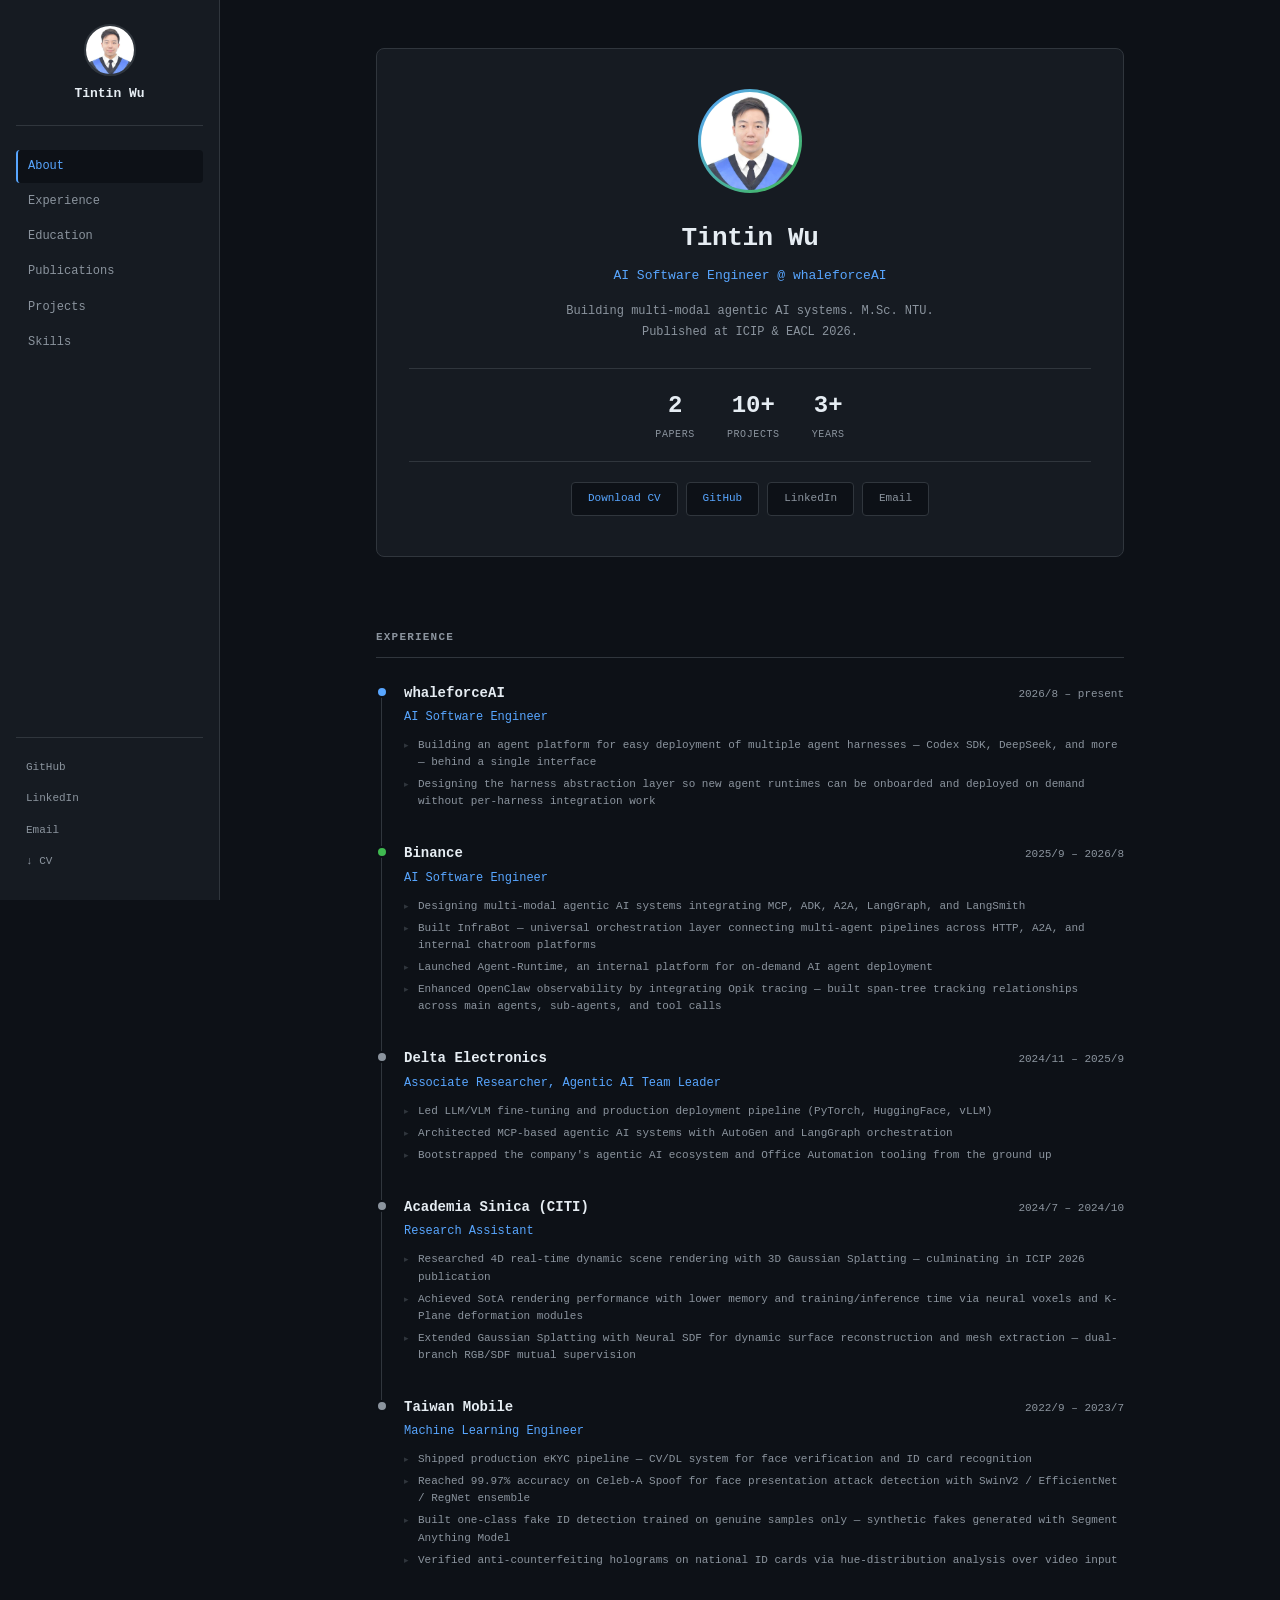
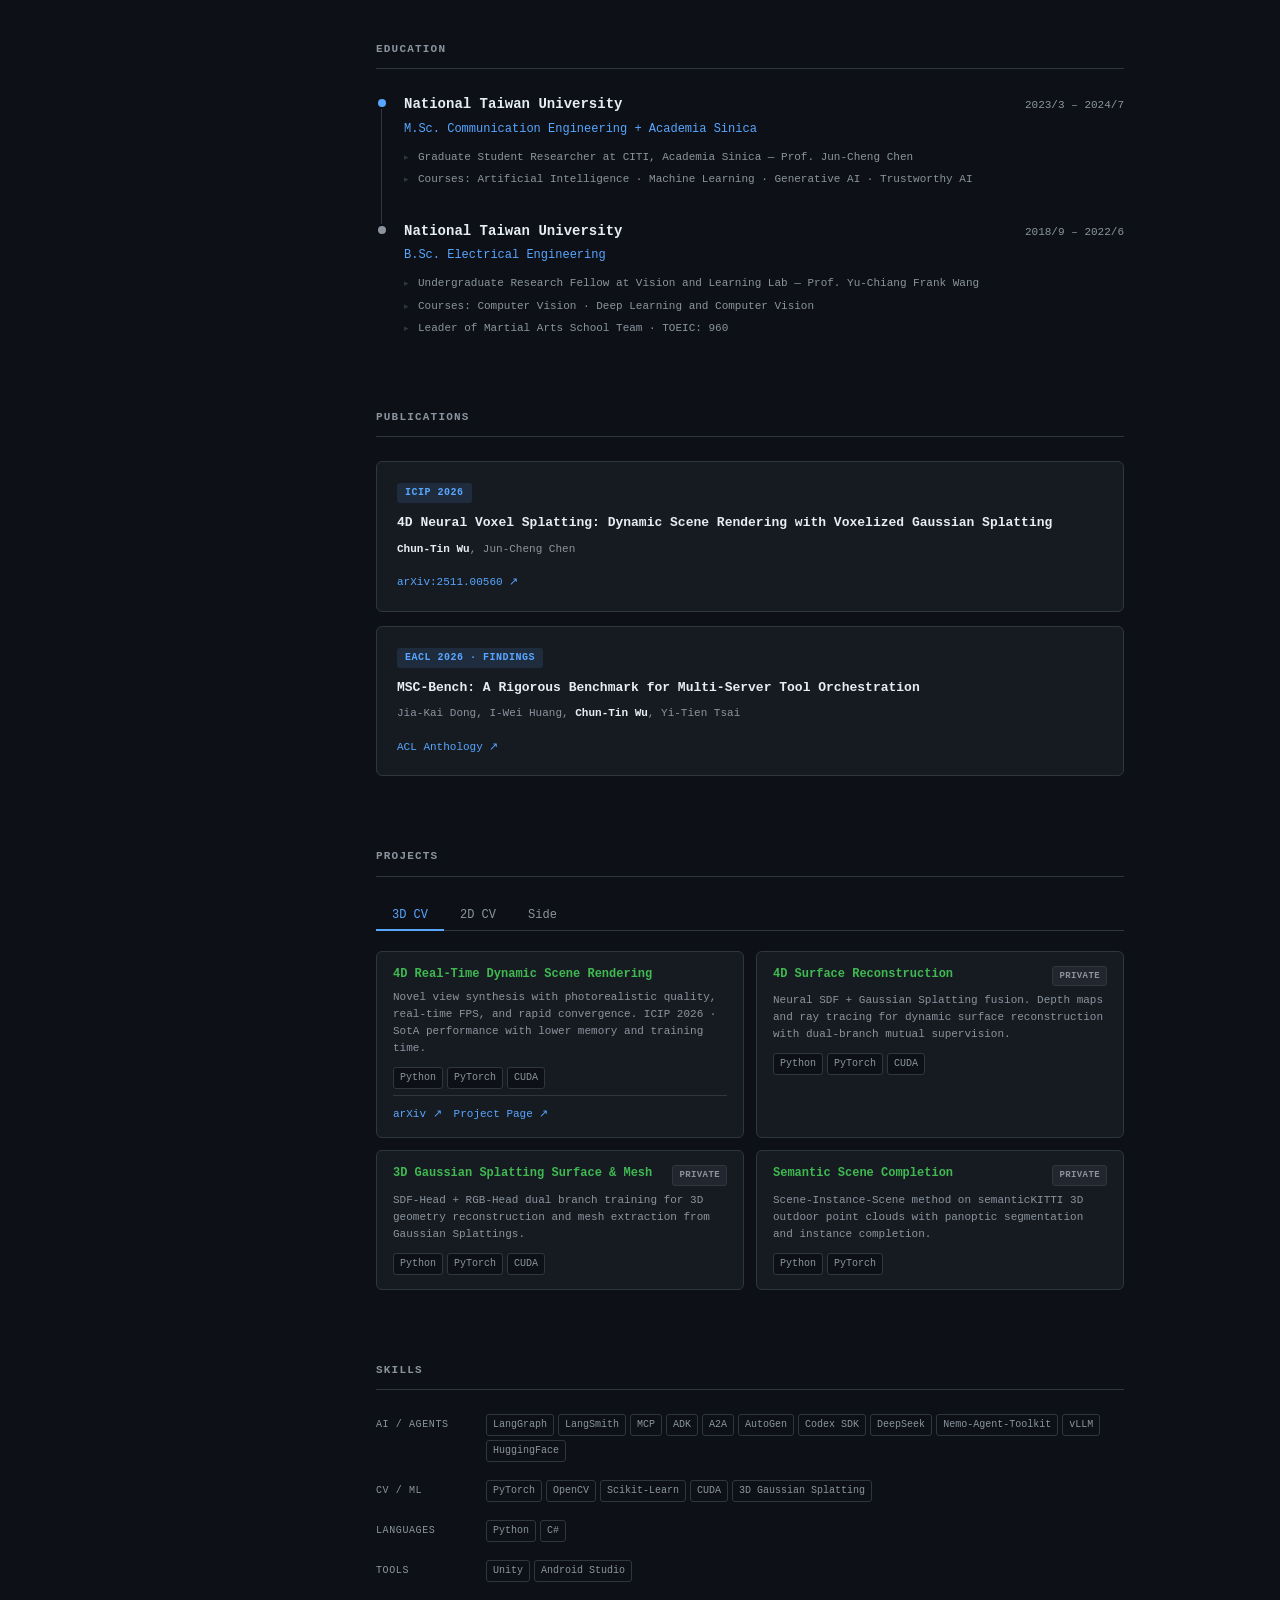
<file: index.html>
<!DOCTYPE html>
<html lang="en">
<head>
  <meta charset="UTF-8">
  <meta name="viewport" content="width=device-width, initial-scale=1.0">
  <title>Tintin Wu — AI Engineer &amp; Researcher</title>
  <link rel="stylesheet" href="style.css">
</head>
<body>

  <button class="hamburger" id="hamburger" aria-label="Toggle navigation">&#9776;</button>

  <nav class="sidebar" id="sidebar">
    <div class="sidebar-top">
      <img src="assets/photo.jpg" alt="Tintin Wu" class="sidebar-photo">
      <span class="sidebar-name">Tintin Wu</span>
    </div>
    <ul class="sidebar-nav">
      <li><a href="#about"        class="nav-link">About</a></li>
      <li><a href="#experience"   class="nav-link">Experience</a></li>
      <li><a href="#education"    class="nav-link">Education</a></li>
      <li><a href="#publications" class="nav-link">Publications</a></li>
      <li><a href="#projects"     class="nav-link">Projects</a></li>
      <li><a href="#skills"       class="nav-link">Skills</a></li>
    </ul>
    <div class="sidebar-links">
      <a href="https://github.com/Tintin-Wu" target="_blank" rel="noopener" class="icon-link">GitHub</a>
      <a href="https://www.linkedin.com/in/tintin-wu-431780167" target="_blank" rel="noopener" class="icon-link">LinkedIn</a>
      <a href="mailto:tintinwu1999@gmail.com" class="icon-link">Email</a>
      <a href="assets/tintin-cv.pdf" download="Tintin-Wu-CV.pdf" aria-label="Download CV" class="icon-link">↓ CV</a>
    </div>
  </nav>

  <main class="content">

    <!-- ── About ── -->
    <section id="about" class="section">
      <div class="hero-card">
        <div class="hero-avatar-ring">
          <img src="assets/photo.jpg" alt="Tintin Wu" class="hero-photo">
        </div>
        <h1 class="hero-name">Tintin Wu</h1>
        <p class="hero-title">AI Software Engineer @ whaleforceAI</p>
        <p class="hero-bio">
          Building multi-modal agentic AI systems. M.Sc. NTU.<br>
          Published at ICIP &amp; EACL 2026.
        </p>
        <div class="hero-stats">
          <div class="stat"><span class="stat-value">2</span><span class="stat-label">Papers</span></div>
          <div class="stat"><span class="stat-value">10+</span><span class="stat-label">Projects</span></div>
          <div class="stat"><span class="stat-value">3+</span><span class="stat-label">Years</span></div>
        </div>
        <div class="hero-links">
          <a href="assets/tintin-cv.pdf" download="Tintin-Wu-CV.pdf" class="hero-btn">Download CV</a>
          <a href="https://github.com/Tintin-Wu" target="_blank" rel="noopener" class="hero-btn">GitHub</a>
          <a href="https://www.linkedin.com/in/tintin-wu-431780167" target="_blank" rel="noopener" class="hero-btn secondary">LinkedIn</a>
          <a href="mailto:tintinwu1999@gmail.com" class="hero-btn secondary">Email</a>
        </div>
      </div>
    </section>

    <!-- ── Experience ── -->
    <section id="experience" class="section">
      <h2 class="section-title">Experience</h2>
      <div class="timeline">

        <div class="timeline-item">
          <div class="timeline-dot blue"></div>
          <div class="timeline-content">
            <div class="timeline-header">
              <span class="timeline-company">whaleforceAI</span>
              <span class="timeline-period">2026/8 – present</span>
            </div>
            <div class="timeline-role">AI Software Engineer</div>
            <ul class="timeline-bullets">
              <li>Building an agent platform for easy deployment of multiple agent harnesses — Codex SDK, DeepSeek, and more — behind a single interface</li>
              <li>Designing the harness abstraction layer so new agent runtimes can be onboarded and deployed on demand without per-harness integration work</li>
            </ul>
          </div>
        </div>

        <div class="timeline-item">
          <div class="timeline-dot green"></div>
          <div class="timeline-content">
            <div class="timeline-header">
              <span class="timeline-company">Binance</span>
              <span class="timeline-period">2025/9 – 2026/8</span>
            </div>
            <div class="timeline-role">AI Software Engineer</div>
            <ul class="timeline-bullets">
              <li>Designing multi-modal agentic AI systems integrating MCP, ADK, A2A, LangGraph, and LangSmith</li>
              <li>Built InfraBot — universal orchestration layer connecting multi-agent pipelines across HTTP, A2A, and internal chatroom platforms</li>
              <li>Launched Agent-Runtime, an internal platform for on-demand AI agent deployment</li>
              <li>Enhanced OpenClaw observability by integrating Opik tracing — built span-tree tracking relationships across main agents, sub-agents, and tool calls</li>
            </ul>
          </div>
        </div>

        <div class="timeline-item">
          <div class="timeline-dot gray"></div>
          <div class="timeline-content">
            <div class="timeline-header">
              <span class="timeline-company">Delta Electronics</span>
              <span class="timeline-period">2024/11 – 2025/9</span>
            </div>
            <div class="timeline-role">Associate Researcher, Agentic AI Team Leader</div>
            <ul class="timeline-bullets">
              <li>Led LLM/VLM fine-tuning and production deployment pipeline (PyTorch, HuggingFace, vLLM)</li>
              <li>Architected MCP-based agentic AI systems with AutoGen and LangGraph orchestration</li>
              <li>Bootstrapped the company's agentic AI ecosystem and Office Automation tooling from the ground up</li>
            </ul>
          </div>
        </div>

        <div class="timeline-item">
          <div class="timeline-dot gray"></div>
          <div class="timeline-content">
            <div class="timeline-header">
              <span class="timeline-company">Academia Sinica (CITI)</span>
              <span class="timeline-period">2024/7 – 2024/10</span>
            </div>
            <div class="timeline-role">Research Assistant</div>
            <ul class="timeline-bullets">
              <li>Researched 4D real-time dynamic scene rendering with 3D Gaussian Splatting — culminating in ICIP 2026 publication</li>
              <li>Achieved SotA rendering performance with lower memory and training/inference time via neural voxels and K-Plane deformation modules</li>
              <li>Extended Gaussian Splatting with Neural SDF for dynamic surface reconstruction and mesh extraction — dual-branch RGB/SDF mutual supervision</li>
            </ul>
          </div>
        </div>

        <div class="timeline-item last">
          <div class="timeline-dot gray"></div>
          <div class="timeline-content">
            <div class="timeline-header">
              <span class="timeline-company">Taiwan Mobile</span>
              <span class="timeline-period">2022/9 – 2023/7</span>
            </div>
            <div class="timeline-role">Machine Learning Engineer</div>
            <ul class="timeline-bullets">
              <li>Shipped production eKYC pipeline — CV/DL system for face verification and ID card recognition</li>
              <li>Reached 99.97% accuracy on Celeb-A Spoof for face presentation attack detection with SwinV2 / EfficientNet / RegNet ensemble</li>
              <li>Built one-class fake ID detection trained on genuine samples only — synthetic fakes generated with Segment Anything Model</li>
              <li>Verified anti-counterfeiting holograms on national ID cards via hue-distribution analysis over video input</li>
            </ul>
          </div>
        </div>

      </div>
    </section>

    <!-- ── Education ── -->
    <section id="education" class="section">
      <h2 class="section-title">Education</h2>
      <div class="timeline">

        <div class="timeline-item">
          <div class="timeline-dot blue"></div>
          <div class="timeline-content">
            <div class="timeline-header">
              <span class="timeline-company">National Taiwan University</span>
              <span class="timeline-period">2023/3 – 2024/7</span>
            </div>
            <div class="timeline-role">M.Sc. Communication Engineering + Academia Sinica</div>
            <ul class="timeline-bullets">
              <li>Graduate Student Researcher at CITI, Academia Sinica — Prof. Jun-Cheng Chen</li>
              <li>Courses: Artificial Intelligence · Machine Learning · Generative AI · Trustworthy AI</li>
            </ul>
          </div>
        </div>

        <div class="timeline-item last">
          <div class="timeline-dot gray"></div>
          <div class="timeline-content">
            <div class="timeline-header">
              <span class="timeline-company">National Taiwan University</span>
              <span class="timeline-period">2018/9 – 2022/6</span>
            </div>
            <div class="timeline-role">B.Sc. Electrical Engineering</div>
            <ul class="timeline-bullets">
              <li>Undergraduate Research Fellow at Vision and Learning Lab — Prof. Yu-Chiang Frank Wang</li>
              <li>Courses: Computer Vision · Deep Learning and Computer Vision</li>
              <li>Leader of Martial Arts School Team · TOEIC: 960</li>
            </ul>
          </div>
        </div>

      </div>
    </section>

    <!-- ── Publications ── -->
    <section id="publications" class="section">
      <h2 class="section-title">Publications</h2>
      <div class="pub-list">

        <div class="pub-card">
          <span class="pub-venue">ICIP 2026</span>
          <h3 class="pub-title">4D Neural Voxel Splatting: Dynamic Scene Rendering with Voxelized Gaussian Splatting</h3>
          <p class="pub-authors"><strong>Chun-Tin Wu</strong>, Jun-Cheng Chen</p>
          <a href="https://arxiv.org/abs/2511.00560" target="_blank" rel="noopener" class="pub-link">arXiv:2511.00560 ↗</a>
        </div>

        <div class="pub-card">
          <span class="pub-venue">EACL 2026 · Findings</span>
          <h3 class="pub-title">MSC-Bench: A Rigorous Benchmark for Multi-Server Tool Orchestration</h3>
          <p class="pub-authors">Jia-Kai Dong, I-Wei Huang, <strong>Chun-Tin Wu</strong>, Yi-Tien Tsai</p>
          <a href="https://aclanthology.org/2026.findings-eacl.75/" target="_blank" rel="noopener" class="pub-link">ACL Anthology ↗</a>
        </div>

      </div>
    </section>

    <!-- ── Projects ── -->
    <section id="projects" class="section">
      <h2 class="section-title">Projects</h2>
      <div class="tab-bar">
        <button class="tab active" data-tab="3dcv">3D CV</button>
        <button class="tab" data-tab="2dcv">2D CV</button>
        <button class="tab" data-tab="side">Side</button>
      </div>
      <div class="projects-grid">

        <div class="project-card" data-category="3dcv">
          <h3 class="project-title">4D Real-Time Dynamic Scene Rendering</h3>
          <p class="project-desc">Novel view synthesis with photorealistic quality, real-time FPS, and rapid convergence. ICIP 2026 · SotA performance with lower memory and training time.</p>
          <div class="project-tags">
            <span class="tag">Python</span><span class="tag">PyTorch</span><span class="tag">CUDA</span>
          </div>
          <div class="project-links">
            <a href="https://arxiv.org/abs/2511.00560" target="_blank" rel="noopener" class="project-link">arXiv ↗</a>
            <a href="https://tintin-wu.github.io/4d-neural-voxel-splatting/" target="_blank" rel="noopener" class="project-link">Project Page ↗</a>
          </div>
        </div>

        <div class="project-card" data-category="3dcv">
          <div class="project-title-row">
            <h3 class="project-title">4D Surface Reconstruction</h3>
            <span class="project-private-badge">PRIVATE</span>
          </div>
          <p class="project-desc">Neural SDF + Gaussian Splatting fusion. Depth maps and ray tracing for dynamic surface reconstruction with dual-branch mutual supervision.</p>
          <div class="project-tags">
            <span class="tag">Python</span><span class="tag">PyTorch</span><span class="tag">CUDA</span>
          </div>
        </div>

        <div class="project-card" data-category="3dcv">
          <div class="project-title-row">
            <h3 class="project-title">3D Gaussian Splatting Surface &amp; Mesh</h3>
            <span class="project-private-badge">PRIVATE</span>
          </div>
          <p class="project-desc">SDF-Head + RGB-Head dual branch training for 3D geometry reconstruction and mesh extraction from Gaussian Splattings.</p>
          <div class="project-tags">
            <span class="tag">Python</span><span class="tag">PyTorch</span><span class="tag">CUDA</span>
          </div>
        </div>

        <div class="project-card" data-category="3dcv">
          <div class="project-title-row">
            <h3 class="project-title">Semantic Scene Completion</h3>
            <span class="project-private-badge">PRIVATE</span>
          </div>
          <p class="project-desc">Scene-Instance-Scene method on semanticKITTI 3D outdoor point clouds with panoptic segmentation and instance completion.</p>
          <div class="project-tags">
            <span class="tag">Python</span><span class="tag">PyTorch</span>
          </div>
        </div>

        <div class="project-card hidden" data-category="2dcv">
          <div class="project-title-row">
            <h3 class="project-title">Face Presentation Attack Detection</h3>
            <span class="project-private-badge">PRIVATE</span>
          </div>
          <p class="project-desc">SwinV2-s + EfficientNet-s + RegNet ensemble with multi-head classifier. 99.97% accuracy on Celeb-A Spoof dataset.</p>
          <div class="project-tags">
            <span class="tag">Python</span><span class="tag">PyTorch</span><span class="tag">OpenCV</span>
          </div>
        </div>

        <div class="project-card hidden" data-category="2dcv">
          <div class="project-title-row">
            <h3 class="project-title">One Class Fake ID Detection</h3>
            <span class="project-private-badge">PRIVATE</span>
          </div>
          <p class="project-desc">Fake ID detection trained only on real IDs. Uses Segment Anything Model for synthetic fake generation.</p>
          <div class="project-tags">
            <span class="tag">Python</span><span class="tag">PyTorch</span><span class="tag">HuggingFace</span>
          </div>
        </div>

        <div class="project-card hidden" data-category="2dcv">
          <div class="project-title-row">
            <h3 class="project-title">Anti-Counterfeiting Label Detection</h3>
            <span class="project-private-badge">PRIVATE</span>
          </div>
          <p class="project-desc">Hologram detection on National ID Cards via Hue distribution analysis from video input.</p>
          <div class="project-tags">
            <span class="tag">Python</span><span class="tag">OpenCV</span>
          </div>
        </div>

        <div class="project-card hidden" data-category="2dcv">
          <div class="project-title-row">
            <h3 class="project-title">Light Weight Face Detection</h3>
            <span class="project-private-badge">PRIVATE</span>
          </div>
          <p class="project-desc">Inverted Residual + FPN + SSH + DCN architecture. Precision 80.82, NME 6.25, model size under 5MB.</p>
          <div class="project-tags">
            <span class="tag">Python</span><span class="tag">PyTorch</span>
          </div>
        </div>

        <div class="project-card hidden" data-category="2dcv">
          <div class="project-title-row">
            <h3 class="project-title">Face Anti-Spoofing</h3>
            <span class="project-private-badge">PRIVATE</span>
          </div>
          <p class="project-desc">MobileNetV2 + Bidirectional LSTM on 11-frame sequences. 99.3% accuracy on Oulu-NPU and SiW datasets.</p>
          <div class="project-tags">
            <span class="tag">Python</span><span class="tag">PyTorch</span>
          </div>
        </div>

        <div class="project-card hidden" data-category="side">
          <div class="project-title-row">
            <h3 class="project-title">Peng-Hu VR Project</h3>
            <span class="project-private-badge">PRIVATE</span>
          </div>
          <p class="project-desc">VR first-person shooter set in Peng-Hu. Google Cardboard, 15-min game with custom 3D island and lava models.</p>
          <div class="project-tags">
            <span class="tag">Unity</span><span class="tag">C#</span><span class="tag">Android Studio</span>
          </div>
        </div>

      </div>
    </section>

    <!-- ── Skills ── -->
    <section id="skills" class="section">
      <h2 class="section-title">Skills</h2>
      <div class="skills-groups">

        <div class="skill-group">
          <span class="skill-label">AI / Agents</span>
          <div class="skill-tags">
            <span class="tag">LangGraph</span><span class="tag">LangSmith</span><span class="tag">MCP</span>
            <span class="tag">ADK</span><span class="tag">A2A</span><span class="tag">AutoGen</span>
            <span class="tag">Codex SDK</span><span class="tag">DeepSeek</span>
            <span class="tag">Nemo-Agent-Toolkit</span><span class="tag">vLLM</span><span class="tag">HuggingFace</span>
          </div>
        </div>

        <div class="skill-group">
          <span class="skill-label">CV / ML</span>
          <div class="skill-tags">
            <span class="tag">PyTorch</span><span class="tag">OpenCV</span><span class="tag">Scikit-Learn</span>
            <span class="tag">CUDA</span><span class="tag">3D Gaussian Splatting</span>
          </div>
        </div>

        <div class="skill-group">
          <span class="skill-label">Languages</span>
          <div class="skill-tags">
            <span class="tag">Python</span><span class="tag">C#</span>
          </div>
        </div>

        <div class="skill-group">
          <span class="skill-label">Tools</span>
          <div class="skill-tags">
            <span class="tag">Unity</span><span class="tag">Android Studio</span>
          </div>
        </div>

      </div>
    </section>

  </main>

  <script src="script.js"></script>
</body>
</html>
</file>
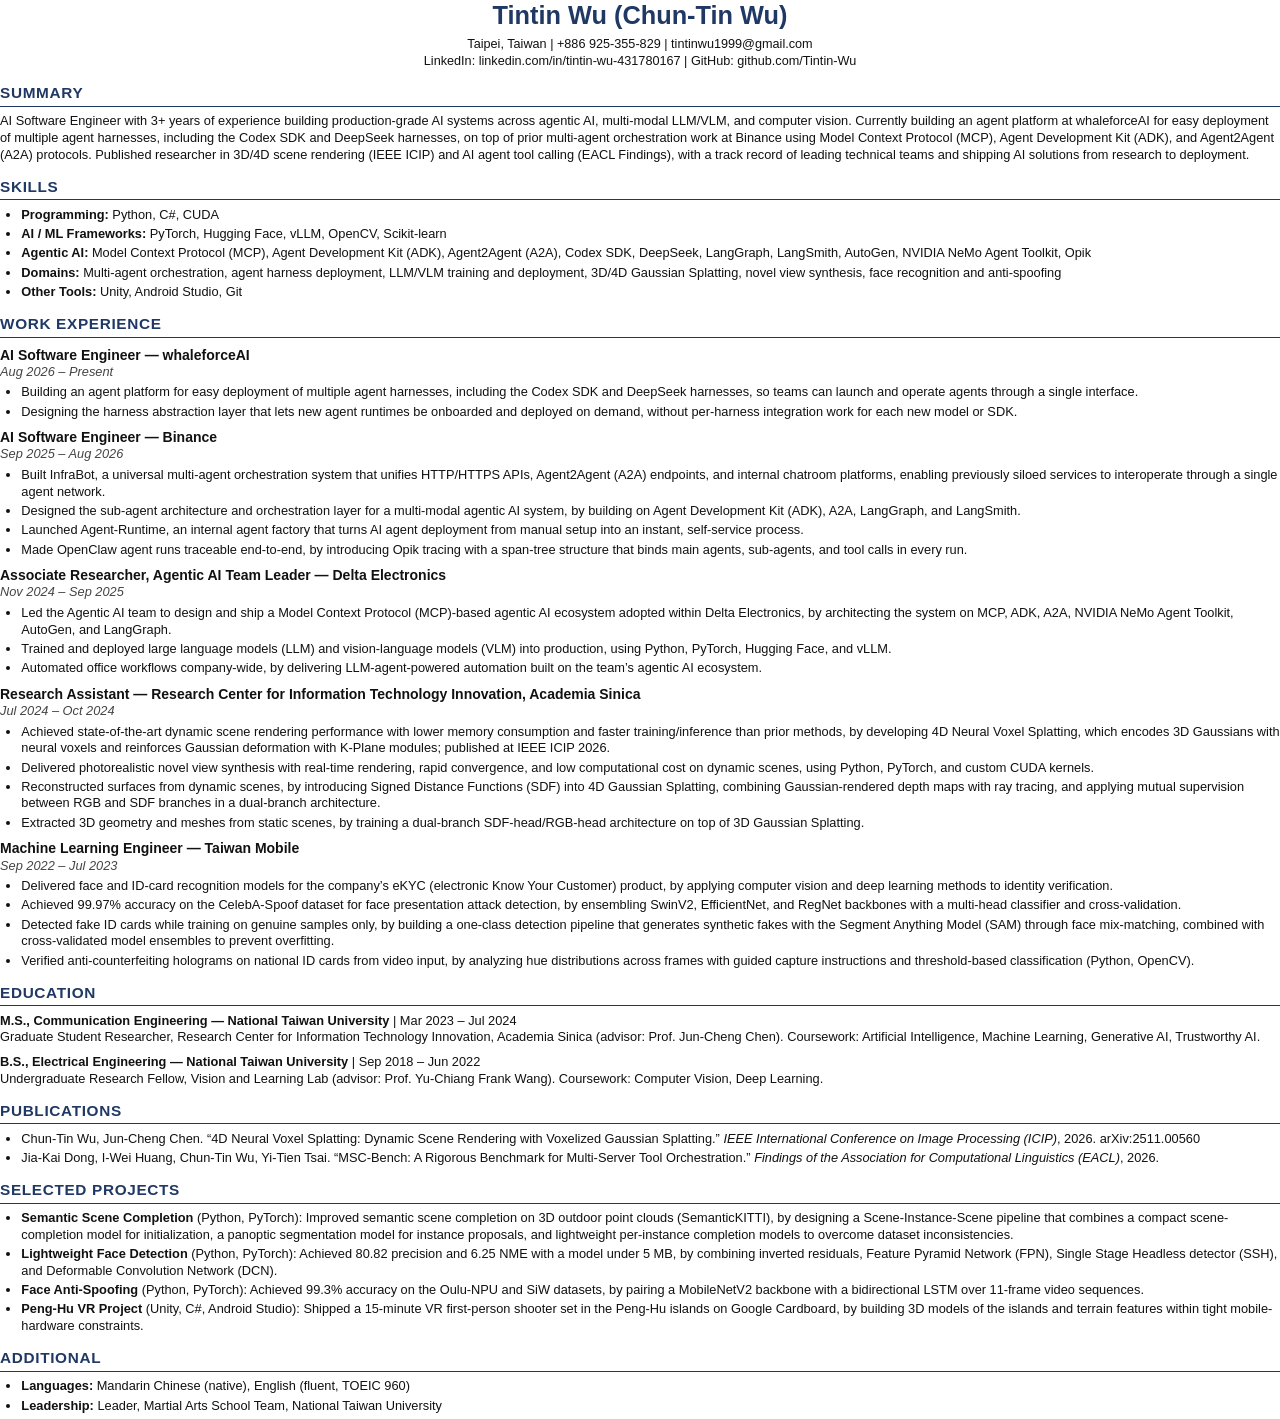
<file: docs/resume/resume.html>
<!DOCTYPE html>
<html lang="en">
<head>
<meta charset="UTF-8">
<title>Tintin Wu Resume</title>
<style>
  @page { size: A4; margin: 40pt 42pt 40pt 42pt; }
  * { box-sizing: border-box; }
  html, body { margin: 0; padding: 0; }
  body {
    font-family: "Helvetica Neue", Helvetica, Arial, "Liberation Sans", sans-serif;
    font-size: 9.6pt; line-height: 1.3; color: #111;
    -webkit-print-color-adjust: exact; print-color-adjust: exact;
  }
  .header { text-align: center; margin-bottom: 4pt; }
  .name { font-size: 19pt; font-weight: 700; color: #1F3864; margin: 0 0 4pt; line-height: 1.2; }
  .contact { font-size: 9.5pt; margin: 0; line-height: 1.35; }
  h2 {
    font-size: 11.5pt; font-weight: 700; color: #1F3864; letter-spacing: 0.5pt;
    text-transform: uppercase; margin: 10pt 0 5pt; padding-bottom: 2pt;
    border-bottom: 1px solid #1F3864; break-after: avoid;
  }
  p { margin: 0 0 4pt; }
  ul { margin: 0 0 4pt; padding-left: 16pt; }
  li { margin: 0 0 2pt; padding-left: 0; }
  .job { margin-top: 6pt; }
  .job:first-of-type { margin-top: 0; }
  .job-title { font-size: 10.5pt; font-weight: 700; margin: 0; break-after: avoid; }
  .job-dates { font-style: italic; color: #444; margin: 0 0 3pt; break-after: avoid; }
  .edu { margin-bottom: 6pt; }
  .edu p { margin: 0; }
  b { font-weight: 700; }
  i { font-style: italic; }
</style>
</head>
<body>

<div class="header">
  <p class="name">Tintin Wu (Chun-Tin Wu)</p>
  <p class="contact">Taipei, Taiwan | +886 925-355-829 | tintinwu1999@gmail.com</p>
  <p class="contact">LinkedIn: linkedin.com/in/tintin-wu-431780167 | GitHub: github.com/Tintin-Wu</p>
</div>

<h2>Summary</h2>
<p>AI Software Engineer with 3+ years of experience building production-grade AI systems across agentic AI, multi-modal LLM/VLM, and computer vision. Currently building an agent platform at whaleforceAI for easy deployment of multiple agent harnesses, including the Codex SDK and DeepSeek harnesses, on top of prior multi-agent orchestration work at Binance using Model Context Protocol (MCP), Agent Development Kit (ADK), and Agent2Agent (A2A) protocols. Published researcher in 3D/4D scene rendering (IEEE ICIP) and AI agent tool calling (EACL Findings), with a track record of leading technical teams and shipping AI solutions from research to deployment.</p>

<h2>Skills</h2>
<ul>
  <li><b>Programming:</b> Python, C#, CUDA</li>
  <li><b>AI / ML Frameworks:</b> PyTorch, Hugging Face, vLLM, OpenCV, Scikit-learn</li>
  <li><b>Agentic AI:</b> Model Context Protocol (MCP), Agent Development Kit (ADK), Agent2Agent (A2A), Codex SDK, DeepSeek, LangGraph, LangSmith, AutoGen, NVIDIA NeMo Agent Toolkit, Opik</li>
  <li><b>Domains:</b> Multi-agent orchestration, agent harness deployment, LLM/VLM training and deployment, 3D/4D Gaussian Splatting, novel view synthesis, face recognition and anti-spoofing</li>
  <li><b>Other Tools:</b> Unity, Android Studio, Git</li>
</ul>

<h2>Work Experience</h2>

<div class="job">
  <p class="job-title">AI Software Engineer &mdash; whaleforceAI</p>
  <p class="job-dates">Aug 2026 &ndash; Present</p>
  <ul>
    <li>Building an agent platform for easy deployment of multiple agent harnesses, including the Codex SDK and DeepSeek harnesses, so teams can launch and operate agents through a single interface.</li>
    <li>Designing the harness abstraction layer that lets new agent runtimes be onboarded and deployed on demand, without per-harness integration work for each new model or SDK.</li>
  </ul>
</div>

<div class="job">
  <p class="job-title">AI Software Engineer &mdash; Binance</p>
  <p class="job-dates">Sep 2025 &ndash; Aug 2026</p>
  <ul>
    <li>Built InfraBot, a universal multi-agent orchestration system that unifies HTTP/HTTPS APIs, Agent2Agent (A2A) endpoints, and internal chatroom platforms, enabling previously siloed services to interoperate through a single agent network.</li>
    <li>Designed the sub-agent architecture and orchestration layer for a multi-modal agentic AI system, by building on Agent Development Kit (ADK), A2A, LangGraph, and LangSmith.</li>
    <li>Launched Agent-Runtime, an internal agent factory that turns AI agent deployment from manual setup into an instant, self-service process.</li>
    <li>Made OpenClaw agent runs traceable end-to-end, by introducing Opik tracing with a span-tree structure that binds main agents, sub-agents, and tool calls in every run.</li>
  </ul>
</div>

<div class="job">
  <p class="job-title">Associate Researcher, Agentic AI Team Leader &mdash; Delta Electronics</p>
  <p class="job-dates">Nov 2024 &ndash; Sep 2025</p>
  <ul>
    <li>Led the Agentic AI team to design and ship a Model Context Protocol (MCP)-based agentic AI ecosystem adopted within Delta Electronics, by architecting the system on MCP, ADK, A2A, NVIDIA NeMo Agent Toolkit, AutoGen, and LangGraph.</li>
    <li>Trained and deployed large language models (LLM) and vision-language models (VLM) into production, using Python, PyTorch, Hugging Face, and vLLM.</li>
    <li>Automated office workflows company-wide, by delivering LLM-agent-powered automation built on the team&rsquo;s agentic AI ecosystem.</li>
  </ul>
</div>

<div class="job">
  <p class="job-title">Research Assistant &mdash; Research Center for Information Technology Innovation, Academia Sinica</p>
  <p class="job-dates">Jul 2024 &ndash; Oct 2024</p>
  <ul>
    <li>Achieved state-of-the-art dynamic scene rendering performance with lower memory consumption and faster training/inference than prior methods, by developing 4D Neural Voxel Splatting, which encodes 3D Gaussians with neural voxels and reinforces Gaussian deformation with K-Plane modules; published at IEEE ICIP 2026.</li>
    <li>Delivered photorealistic novel view synthesis with real-time rendering, rapid convergence, and low computational cost on dynamic scenes, using Python, PyTorch, and custom CUDA kernels.</li>
    <li>Reconstructed surfaces from dynamic scenes, by introducing Signed Distance Functions (SDF) into 4D Gaussian Splatting, combining Gaussian-rendered depth maps with ray tracing, and applying mutual supervision between RGB and SDF branches in a dual-branch architecture.</li>
    <li>Extracted 3D geometry and meshes from static scenes, by training a dual-branch SDF-head/RGB-head architecture on top of 3D Gaussian Splatting.</li>
  </ul>
</div>

<div class="job">
  <p class="job-title">Machine Learning Engineer &mdash; Taiwan Mobile</p>
  <p class="job-dates">Sep 2022 &ndash; Jul 2023</p>
  <ul>
    <li>Delivered face and ID-card recognition models for the company&rsquo;s eKYC (electronic Know Your Customer) product, by applying computer vision and deep learning methods to identity verification.</li>
    <li>Achieved 99.97% accuracy on the CelebA-Spoof dataset for face presentation attack detection, by ensembling SwinV2, EfficientNet, and RegNet backbones with a multi-head classifier and cross-validation.</li>
    <li>Detected fake ID cards while training on genuine samples only, by building a one-class detection pipeline that generates synthetic fakes with the Segment Anything Model (SAM) through face mix-matching, combined with cross-validated model ensembles to prevent overfitting.</li>
    <li>Verified anti-counterfeiting holograms on national ID cards from video input, by analyzing hue distributions across frames with guided capture instructions and threshold-based classification (Python, OpenCV).</li>
  </ul>
</div>

<h2>Education</h2>
<div class="edu">
  <p><b>M.S., Communication Engineering &mdash; National Taiwan University</b> | Mar 2023 &ndash; Jul 2024</p>
  <p>Graduate Student Researcher, Research Center for Information Technology Innovation, Academia Sinica (advisor: Prof. Jun-Cheng Chen). Coursework: Artificial Intelligence, Machine Learning, Generative AI, Trustworthy AI.</p>
</div>
<div class="edu">
  <p><b>B.S., Electrical Engineering &mdash; National Taiwan University</b> | Sep 2018 &ndash; Jun 2022</p>
  <p>Undergraduate Research Fellow, Vision and Learning Lab (advisor: Prof. Yu-Chiang Frank Wang). Coursework: Computer Vision, Deep Learning.</p>
</div>

<h2>Publications</h2>
<ul>
  <li>Chun-Tin Wu, Jun-Cheng Chen. &ldquo;4D Neural Voxel Splatting: Dynamic Scene Rendering with Voxelized Gaussian Splatting.&rdquo; <i>IEEE International Conference on Image Processing (ICIP)</i>, 2026. arXiv:2511.00560</li>
  <li>Jia-Kai Dong, I-Wei Huang, Chun-Tin Wu, Yi-Tien Tsai. &ldquo;MSC-Bench: A Rigorous Benchmark for Multi-Server Tool Orchestration.&rdquo; <i>Findings of the Association for Computational Linguistics (EACL)</i>, 2026.</li>
</ul>

<h2>Selected Projects</h2>
<ul>
  <li><b>Semantic Scene Completion</b> (Python, PyTorch): Improved semantic scene completion on 3D outdoor point clouds (SemanticKITTI), by designing a Scene-Instance-Scene pipeline that combines a compact scene-completion model for initialization, a panoptic segmentation model for instance proposals, and lightweight per-instance completion models to overcome dataset inconsistencies.</li>
  <li><b>Lightweight Face Detection</b> (Python, PyTorch): Achieved 80.82 precision and 6.25 NME with a model under 5 MB, by combining inverted residuals, Feature Pyramid Network (FPN), Single Stage Headless detector (SSH), and Deformable Convolution Network (DCN).</li>
  <li><b>Face Anti-Spoofing</b> (Python, PyTorch): Achieved 99.3% accuracy on the Oulu-NPU and SiW datasets, by pairing a MobileNetV2 backbone with a bidirectional LSTM over 11-frame video sequences.</li>
  <li><b>Peng-Hu VR Project</b> (Unity, C#, Android Studio): Shipped a 15-minute VR first-person shooter set in the Peng-Hu islands on Google Cardboard, by building 3D models of the islands and terrain features within tight mobile-hardware constraints.</li>
</ul>

<h2>Additional</h2>
<ul>
  <li><b>Languages:</b> Mandarin Chinese (native), English (fluent, TOEIC 960)</li>
  <li><b>Leadership:</b> Leader, Martial Arts School Team, National Taiwan University</li>
</ul>

</body>
</html>
</file>
<file: style.css>
/* ── Variables ── */
:root {
  --bg:       #0d1117;
  --surface:  #161b22;
  --border:   #30363d;
  --text:     #e6edf3;
  --muted:    #8b949e;
  --accent:   #58a6ff;
  --green:    #3fb950;
  --sidebar-w: 220px;
}

/* ── Reset ── */
*, *::before, *::after { box-sizing: border-box; margin: 0; padding: 0; }

html { scroll-behavior: smooth; }

body {
  background: var(--bg);
  color: var(--text);
  font-family: ui-monospace, SFMono-Regular, Menlo, monospace;
  font-size: 14px;
  line-height: 1.6;
  display: flex;
  justify-content: center;
  padding-left: var(--sidebar-w);
  min-height: 100vh;
}

a { color: inherit; }

/* ── Sidebar ── */
.sidebar {
  position: fixed;
  top: 0; left: 0;
  width: var(--sidebar-w);
  height: 100vh;
  background: var(--surface);
  border-right: 1px solid var(--border);
  display: flex;
  flex-direction: column;
  padding: 24px 16px;
  z-index: 100;
  overflow-y: auto;
}

.sidebar-top {
  display: flex;
  flex-direction: column;
  align-items: center;
  gap: 8px;
  margin-bottom: 24px;
  padding-bottom: 20px;
  border-bottom: 1px solid var(--border);
}

.sidebar-photo {
  width: 52px;
  height: 52px;
  border-radius: 50%;
  object-fit: cover;
  object-position: center top;
  border: 2px solid var(--border);
}

.sidebar-name {
  font-size: 13px;
  font-weight: 700;
  color: var(--text);
}

/* ── Sidebar nav ── */
.sidebar-nav {
  list-style: none;
  flex: 1;
  display: flex;
  flex-direction: column;
  gap: 2px;
}

.nav-link {
  display: block;
  padding: 7px 10px;
  color: var(--muted);
  text-decoration: none;
  font-size: 12px;
  border-radius: 4px;
  border-left: 2px solid transparent;
  transition: background 0.15s, color 0.15s, border-color 0.15s;
}

.nav-link:hover { background: var(--bg); color: var(--text); }

.nav-link.active {
  background: var(--bg);
  color: var(--accent);
  border-left-color: var(--accent);
}

/* ── Sidebar footer links ── */
.sidebar-links {
  display: flex;
  flex-direction: column;
  gap: 4px;
  padding-top: 16px;
  border-top: 1px solid var(--border);
}

.icon-link {
  color: var(--muted);
  font-size: 11px;
  text-decoration: none;
  padding: 5px 10px;
  border-radius: 4px;
  transition: color 0.15s, background 0.15s;
}

.icon-link:hover { color: var(--accent); background: var(--bg); }

/* ── Main content ── */
.content {
  padding: 48px 56px;
  max-width: 860px;
  width: 100%;
}

/* ── Section ── */
.section { margin-bottom: 72px; }

.section-title {
  font-size: 11px;
  font-weight: 700;
  color: var(--muted);
  text-transform: uppercase;
  letter-spacing: 1.2px;
  margin-bottom: 24px;
  padding-bottom: 10px;
  border-bottom: 1px solid var(--border);
}

/* ── Hero card ── */
.hero-card {
  background: var(--surface);
  border: 1px solid var(--border);
  border-radius: 8px;
  padding: 40px 32px;
  text-align: center;
}

.hero-avatar-ring {
  width: 104px;
  height: 104px;
  border-radius: 50%;
  background: linear-gradient(135deg, var(--accent), var(--green));
  padding: 3px;
  display: inline-block;
  margin-bottom: 18px;
}

.hero-photo {
  width: 98px;
  height: 98px;
  border-radius: 50%;
  object-fit: cover;
  object-position: center top;
  display: block;
}

.hero-name {
  font-size: 26px;
  font-weight: 700;
  color: var(--text);
  letter-spacing: -0.4px;
  margin-bottom: 6px;
}

.hero-title {
  font-size: 13px;
  color: var(--accent);
  margin-bottom: 14px;
}

.hero-bio {
  font-size: 12px;
  color: var(--muted);
  line-height: 1.8;
  max-width: 380px;
  margin: 0 auto 24px;
}

.hero-stats {
  display: flex;
  justify-content: center;
  gap: 32px;
  padding: 18px 0;
  border-top: 1px solid var(--border);
  border-bottom: 1px solid var(--border);
  margin-bottom: 20px;
}

.stat { text-align: center; }

.stat-value {
  display: block;
  font-size: 24px;
  font-weight: 700;
  color: var(--text);
}

.stat-label {
  display: block;
  font-size: 10px;
  color: var(--muted);
  text-transform: uppercase;
  letter-spacing: 0.6px;
  margin-top: 2px;
}

.hero-links {
  display: flex;
  justify-content: center;
  gap: 8px;
  flex-wrap: wrap;
}

.hero-btn {
  background: var(--bg);
  border: 1px solid var(--border);
  color: var(--accent);
  padding: 7px 16px;
  border-radius: 4px;
  font-size: 11px;
  font-family: inherit;
  text-decoration: none;
  cursor: pointer;
  transition: border-color 0.15s, color 0.15s;
}

.hero-btn:hover { border-color: var(--accent); }

.hero-btn.secondary { color: var(--muted); }

.hero-btn.secondary:hover { color: var(--text); border-color: var(--muted); }

/* ── Timeline ── */
.timeline { display: flex; flex-direction: column; }

.timeline-item {
  display: flex;
  gap: 16px;
  position: relative;
}

.timeline-item:not(.last)::before {
  content: '';
  position: absolute;
  left: 5px;
  top: 14px;
  bottom: -4px;
  width: 1px;
  background: var(--border);
}

.timeline-dot {
  width: 12px;
  height: 12px;
  border-radius: 50%;
  flex-shrink: 0;
  margin-top: 4px;
  border: 2px solid var(--bg);
  position: relative;
  z-index: 1;
}

.timeline-dot.blue  { background: var(--accent); }
.timeline-dot.green { background: var(--green); }
.timeline-dot.gray  { background: var(--muted); }

.timeline-content {
  padding-bottom: 32px;
  flex: 1;
}

.timeline-item.last .timeline-content { padding-bottom: 0; }

.timeline-header {
  display: flex;
  justify-content: space-between;
  align-items: baseline;
  gap: 12px;
  flex-wrap: wrap;
  margin-bottom: 4px;
}

.timeline-company {
  font-size: 14px;
  font-weight: 700;
  color: var(--text);
}

.timeline-period {
  font-size: 11px;
  color: var(--muted);
  white-space: nowrap;
}

.timeline-role {
  font-size: 12px;
  color: var(--accent);
  margin-bottom: 10px;
}

.timeline-bullets {
  list-style: none;
  display: flex;
  flex-direction: column;
  gap: 5px;
}

.timeline-bullets li {
  font-size: 11px;
  color: var(--muted);
  line-height: 1.55;
  padding-left: 14px;
  position: relative;
}

.timeline-bullets li::before {
  content: '▸';
  position: absolute;
  left: 0;
  color: var(--border);
  font-size: 9px;
  top: 3px;
}

/* ── Publications ── */
.pub-list { display: flex; flex-direction: column; gap: 14px; }

.pub-card {
  background: var(--surface);
  border: 1px solid var(--border);
  border-radius: 6px;
  padding: 18px 20px;
  transition: border-color 0.15s;
}

.pub-card:hover { border-color: var(--accent); }

.pub-venue {
  display: inline-block;
  background: rgba(88, 166, 255, 0.12);
  color: var(--accent);
  font-size: 10px;
  font-weight: 700;
  padding: 2px 8px;
  border-radius: 3px;
  margin-bottom: 10px;
  text-transform: uppercase;
  letter-spacing: 0.5px;
}

.pub-title {
  font-size: 13px;
  font-weight: 700;
  color: var(--text);
  line-height: 1.5;
  margin-bottom: 8px;
}

.pub-authors {
  font-size: 11px;
  color: var(--muted);
  margin-bottom: 12px;
}

.pub-authors strong { color: var(--text); }

.pub-link {
  font-size: 11px;
  color: var(--accent);
  text-decoration: none;
}

.pub-link:hover { text-decoration: underline; }

/* ── Projects tabs ── */
.tab-bar {
  display: flex;
  gap: 0;
  border-bottom: 1px solid var(--border);
  margin-bottom: 20px;
}

.tab {
  background: none;
  border: none;
  border-bottom: 2px solid transparent;
  color: var(--muted);
  font-family: inherit;
  font-size: 12px;
  padding: 7px 16px;
  cursor: pointer;
  margin-bottom: -1px;
  transition: color 0.15s, border-color 0.15s;
}

.tab:hover { color: var(--text); }

.tab.active {
  color: var(--accent);
  border-bottom-color: var(--accent);
}

/* ── Projects grid ── */
.projects-grid {
  display: grid;
  grid-template-columns: 1fr 1fr;
  gap: 12px;
}

.project-card {
  background: var(--surface);
  border: 1px solid var(--border);
  border-radius: 6px;
  padding: 14px 16px;
  transition: border-color 0.15s;
}

.project-card:hover { border-color: var(--green); }

.project-card.hidden { display: none; }

.project-title {
  font-size: 12px;
  font-weight: 700;
  color: var(--green);
  margin-bottom: 6px;
  line-height: 1.4;
}

.project-desc {
  font-size: 11px;
  color: var(--muted);
  line-height: 1.55;
  margin-bottom: 10px;
}

.project-tags,
.skill-tags {
  display: flex;
  flex-wrap: wrap;
  gap: 4px;
}

.tag {
  background: var(--bg);
  border: 1px solid var(--border);
  color: var(--muted);
  font-size: 10px;
  padding: 2px 6px;
  border-radius: 3px;
}

/* ── Skills ── */
.skills-groups { display: flex; flex-direction: column; gap: 18px; }

.skill-group {
  display: flex;
  align-items: flex-start;
  gap: 20px;
}

.skill-label {
  font-size: 10px;
  color: var(--muted);
  text-transform: uppercase;
  letter-spacing: 0.6px;
  min-width: 90px;
  padding-top: 3px;
  flex-shrink: 0;
}

/* ── Hamburger (mobile only) ── */
.hamburger {
  display: none;
  position: fixed;
  top: 12px; left: 12px;
  z-index: 200;
  background: var(--surface);
  border: 1px solid var(--border);
  color: var(--text);
  font-size: 16px;
  width: 36px; height: 36px;
  border-radius: 4px;
  cursor: pointer;
  transition: background 0.15s;
}

.hamburger:hover { background: var(--bg); }

/* ── Responsive ── */
@media (max-width: 768px) {
  .sidebar {
    transform: translateX(-100%);
    transition: transform 0.25s ease;
  }

  .sidebar.open { transform: translateX(0); }

  body {
    padding-left: 0;
    justify-content: flex-start;
  }

  .content {
    padding: 64px 20px 48px;
    max-width: 100%;
  }

  .hamburger { display: flex; align-items: center; justify-content: center; }

  .projects-grid { grid-template-columns: 1fr; }

  .skill-group { flex-direction: column; gap: 8px; }

  .timeline-header { flex-direction: column; gap: 2px; }

  .hero-stats { gap: 20px; }
}

/* ── Project links ── */
.project-links {
  display: flex;
  gap: 12px;
  padding-top: 10px;
  border-top: 1px solid var(--border);
  margin-top: 6px;
}

.project-link {
  font-size: 11px;
  color: var(--accent);
  text-decoration: none;
}

.project-link:hover { text-decoration: underline; }

/* ── Project private badge ── */
.project-title-row {
  display: flex;
  justify-content: space-between;
  align-items: flex-start;
  gap: 8px;
  margin-bottom: 6px;
}

.project-title-row .project-title { margin-bottom: 0; }

.project-private-badge {
  background: rgba(139, 148, 158, 0.1);
  border: 1px solid var(--border);
  color: var(--muted);
  font-size: 9px;
  font-weight: 700;
  padding: 2px 6px;
  border-radius: 3px;
  white-space: nowrap;
  letter-spacing: 0.4px;
  flex-shrink: 0;
}
</file>
